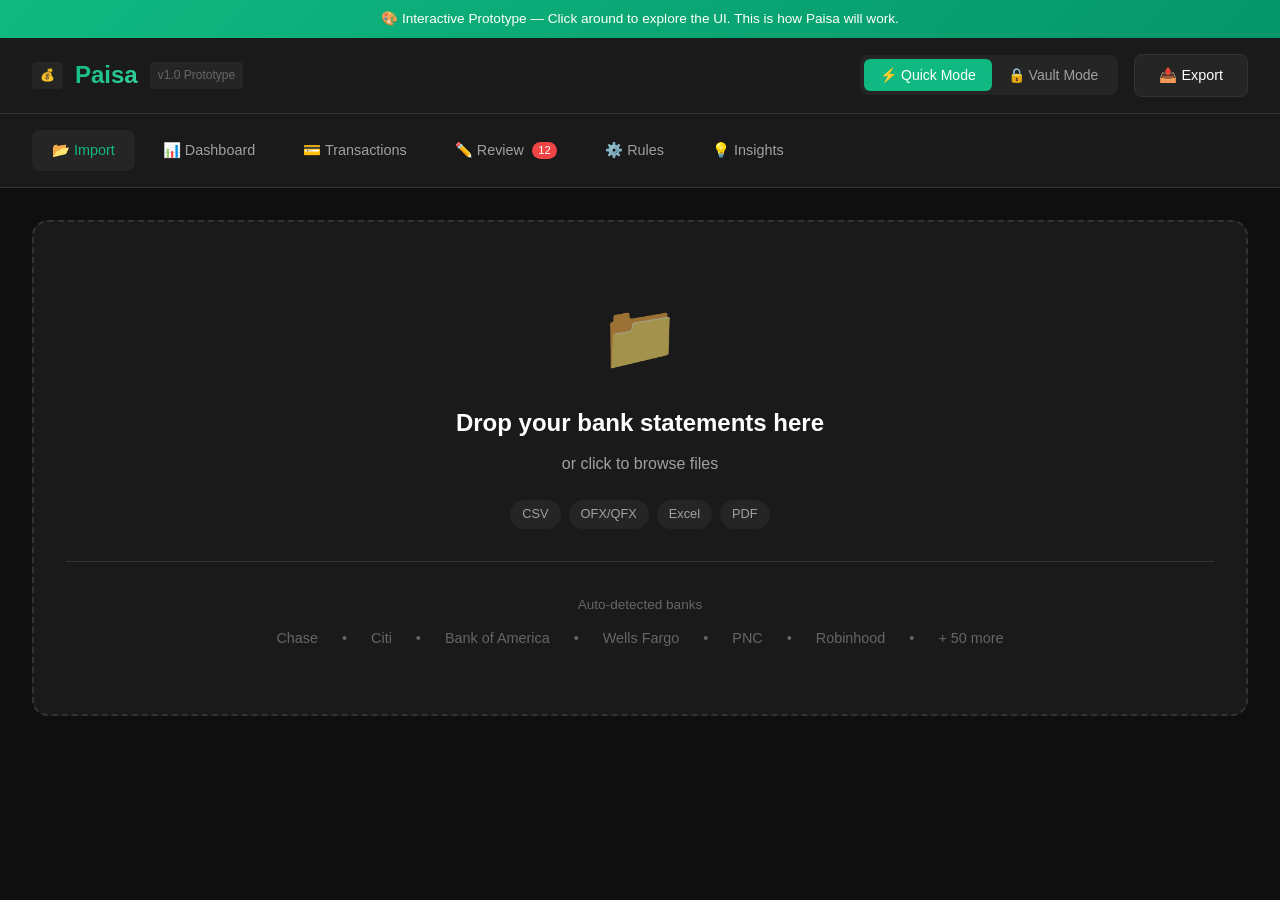
<file: prototype.html>
<!DOCTYPE html>
<html lang="en">
<head>
    <meta charset="UTF-8">
    <meta name="viewport" content="width=device-width, initial-scale=1.0">
    <title>Paisa — Personal Finance Tracker (Prototype)</title>
    <style>
        :root {
            --bg-primary: #0f0f0f;
            --bg-secondary: #1a1a1a;
            --bg-tertiary: #252525;
            --bg-hover: #2d2d2d;
            --text-primary: #ffffff;
            --text-secondary: #a0a0a0;
            --text-muted: #666666;
            --accent: #10b981;
            --accent-hover: #059669;
            --danger: #ef4444;
            --warning: #f59e0b;
            --info: #3b82f6;
            --border: #333333;
            --shadow: rgba(0, 0, 0, 0.3);
        }

        * {
            margin: 0;
            padding: 0;
            box-sizing: border-box;
        }

        body {
            font-family: -apple-system, BlinkMacSystemFont, 'Segoe UI', Roboto, Oxygen, Ubuntu, sans-serif;
            background: var(--bg-primary);
            color: var(--text-primary);
            line-height: 1.6;
            min-height: 100vh;
        }

        /* Header */
        header {
            background: var(--bg-secondary);
            border-bottom: 1px solid var(--border);
            padding: 1rem 2rem;
            display: flex;
            justify-content: space-between;
            align-items: center;
            position: sticky;
            top: 0;
            z-index: 100;
        }

        .logo {
            display: flex;
            align-items: center;
            gap: 0.75rem;
        }

        .logo-icon {
            font-size: 1.5rem;
        }

        .logo h1 {
            font-size: 1.5rem;
            font-weight: 600;
            background: linear-gradient(135deg, var(--accent), #34d399);
            -webkit-background-clip: text;
            -webkit-text-fill-color: transparent;
        }

        .logo span {
            font-size: 0.75rem;
            color: var(--text-muted);
            background: var(--bg-tertiary);
            padding: 0.25rem 0.5rem;
            border-radius: 4px;
        }

        .header-actions {
            display: flex;
            gap: 1rem;
            align-items: center;
        }

        .mode-toggle {
            display: flex;
            background: var(--bg-tertiary);
            border-radius: 8px;
            padding: 4px;
        }

        .mode-btn {
            padding: 0.5rem 1rem;
            border: none;
            background: transparent;
            color: var(--text-secondary);
            cursor: pointer;
            border-radius: 6px;
            font-size: 0.875rem;
            transition: all 0.2s;
        }

        .mode-btn.active {
            background: var(--accent);
            color: white;
        }

        /* Navigation Tabs */
        .nav-tabs {
            display: flex;
            gap: 0.5rem;
            padding: 1rem 2rem;
            background: var(--bg-secondary);
            border-bottom: 1px solid var(--border);
        }

        .nav-tab {
            padding: 0.75rem 1.25rem;
            border: none;
            background: transparent;
            color: var(--text-secondary);
            cursor: pointer;
            border-radius: 8px;
            font-size: 0.9rem;
            transition: all 0.2s;
            display: flex;
            align-items: center;
            gap: 0.5rem;
        }

        .nav-tab:hover {
            background: var(--bg-hover);
            color: var(--text-primary);
        }

        .nav-tab.active {
            background: var(--bg-tertiary);
            color: var(--accent);
        }

        .nav-tab .badge {
            background: var(--danger);
            color: white;
            font-size: 0.7rem;
            padding: 0.15rem 0.4rem;
            border-radius: 10px;
        }

        /* Main Content */
        main {
            max-width: 1400px;
            margin: 0 auto;
            padding: 2rem;
        }

        .tab-content {
            display: none;
        }

        .tab-content.active {
            display: block;
        }

        /* Drop Zone */
        .drop-zone {
            border: 2px dashed var(--border);
            border-radius: 16px;
            padding: 4rem 2rem;
            text-align: center;
            transition: all 0.3s;
            background: var(--bg-secondary);
            cursor: pointer;
        }

        .drop-zone:hover, .drop-zone.dragover {
            border-color: var(--accent);
            background: rgba(16, 185, 129, 0.05);
        }

        .drop-zone-icon {
            font-size: 4rem;
            margin-bottom: 1rem;
            opacity: 0.6;
        }

        .drop-zone h2 {
            font-size: 1.5rem;
            margin-bottom: 0.5rem;
        }

        .drop-zone p {
            color: var(--text-secondary);
            margin-bottom: 1.5rem;
        }

        .drop-zone .formats {
            display: flex;
            gap: 0.5rem;
            justify-content: center;
            flex-wrap: wrap;
        }

        .format-badge {
            background: var(--bg-tertiary);
            padding: 0.25rem 0.75rem;
            border-radius: 20px;
            font-size: 0.8rem;
            color: var(--text-secondary);
        }

        .supported-banks {
            margin-top: 2rem;
            padding-top: 2rem;
            border-top: 1px solid var(--border);
        }

        .supported-banks h4 {
            color: var(--text-muted);
            font-weight: normal;
            font-size: 0.85rem;
            margin-bottom: 0.75rem;
        }

        .bank-logos {
            display: flex;
            gap: 1.5rem;
            justify-content: center;
            flex-wrap: wrap;
            color: var(--text-muted);
            font-size: 0.9rem;
        }

        /* Dashboard Grid */
        .dashboard-grid {
            display: grid;
            grid-template-columns: repeat(4, 1fr);
            gap: 1.5rem;
            margin-bottom: 2rem;
        }

        .stat-card {
            background: var(--bg-secondary);
            border-radius: 12px;
            padding: 1.5rem;
            border: 1px solid var(--border);
        }

        .stat-card .label {
            color: var(--text-secondary);
            font-size: 0.85rem;
            margin-bottom: 0.5rem;
        }

        .stat-card .value {
            font-size: 2rem;
            font-weight: 600;
        }

        .stat-card .change {
            font-size: 0.85rem;
            margin-top: 0.5rem;
        }

        .stat-card .change.positive {
            color: var(--accent);
        }

        .stat-card .change.negative {
            color: var(--danger);
        }

        .stat-card.income .value {
            color: var(--accent);
        }

        .stat-card.expense .value {
            color: var(--danger);
        }

        /* Charts Section */
        .charts-section {
            display: grid;
            grid-template-columns: 1fr 1fr;
            gap: 1.5rem;
            margin-bottom: 2rem;
        }

        .chart-card {
            background: var(--bg-secondary);
            border-radius: 12px;
            padding: 1.5rem;
            border: 1px solid var(--border);
        }

        .chart-card h3 {
            font-size: 1rem;
            margin-bottom: 1rem;
            display: flex;
            justify-content: space-between;
            align-items: center;
        }

        .chart-placeholder {
            height: 250px;
            display: flex;
            align-items: center;
            justify-content: center;
            color: var(--text-muted);
            background: var(--bg-tertiary);
            border-radius: 8px;
        }

        /* Category Breakdown */
        .category-list {
            display: flex;
            flex-direction: column;
            gap: 0.75rem;
        }

        .category-row {
            display: flex;
            align-items: center;
            gap: 1rem;
        }

        .category-icon {
            width: 36px;
            height: 36px;
            border-radius: 8px;
            display: flex;
            align-items: center;
            justify-content: center;
            font-size: 1.1rem;
        }

        .category-info {
            flex: 1;
        }

        .category-name {
            font-size: 0.9rem;
        }

        .category-bar {
            height: 4px;
            background: var(--bg-tertiary);
            border-radius: 2px;
            margin-top: 0.25rem;
            overflow: hidden;
        }

        .category-bar-fill {
            height: 100%;
            border-radius: 2px;
        }

        .category-amount {
            font-weight: 600;
            font-size: 0.9rem;
        }

        /* Transactions Table */
        .transactions-section {
            background: var(--bg-secondary);
            border-radius: 12px;
            border: 1px solid var(--border);
            overflow: hidden;
        }

        .transactions-header {
            padding: 1rem 1.5rem;
            border-bottom: 1px solid var(--border);
            display: flex;
            justify-content: space-between;
            align-items: center;
        }

        .transactions-header h3 {
            font-size: 1rem;
        }

        /* Filters */
        .filters {
            display: flex;
            gap: 0.75rem;
            flex-wrap: wrap;
        }

        .filter-btn {
            padding: 0.5rem 1rem;
            border: 1px solid var(--border);
            background: var(--bg-tertiary);
            color: var(--text-secondary);
            border-radius: 8px;
            cursor: pointer;
            font-size: 0.85rem;
            display: flex;
            align-items: center;
            gap: 0.5rem;
            transition: all 0.2s;
        }

        .filter-btn:hover {
            border-color: var(--accent);
            color: var(--text-primary);
        }

        .filter-btn.active {
            background: var(--accent);
            border-color: var(--accent);
            color: white;
        }

        .search-box {
            padding: 0.5rem 1rem;
            border: 1px solid var(--border);
            background: var(--bg-tertiary);
            color: var(--text-primary);
            border-radius: 8px;
            font-size: 0.85rem;
            width: 200px;
        }

        .search-box::placeholder {
            color: var(--text-muted);
        }

        /* Table */
        .transactions-table {
            width: 100%;
            border-collapse: collapse;
        }

        .transactions-table th {
            text-align: left;
            padding: 1rem 1.5rem;
            font-weight: 500;
            font-size: 0.8rem;
            color: var(--text-muted);
            text-transform: uppercase;
            letter-spacing: 0.5px;
            border-bottom: 1px solid var(--border);
            cursor: pointer;
        }

        .transactions-table th:hover {
            color: var(--text-primary);
        }

        .transactions-table td {
            padding: 1rem 1.5rem;
            border-bottom: 1px solid var(--border);
        }

        .transactions-table tr:hover {
            background: var(--bg-hover);
        }

        .tx-merchant {
            display: flex;
            align-items: center;
            gap: 0.75rem;
        }

        .tx-icon {
            width: 32px;
            height: 32px;
            border-radius: 8px;
            display: flex;
            align-items: center;
            justify-content: center;
            font-size: 0.9rem;
        }

        .tx-name {
            font-weight: 500;
        }

        .tx-raw {
            font-size: 0.75rem;
            color: var(--text-muted);
        }

        .tx-category {
            display: inline-flex;
            align-items: center;
            gap: 0.5rem;
            padding: 0.25rem 0.75rem;
            background: var(--bg-tertiary);
            border-radius: 20px;
            font-size: 0.8rem;
            cursor: pointer;
            transition: all 0.2s;
        }

        .tx-category:hover {
            background: var(--bg-hover);
        }

        .tx-amount {
            font-weight: 600;
            text-align: right;
        }

        .tx-amount.expense {
            color: var(--text-primary);
        }

        .tx-amount.income {
            color: var(--accent);
        }

        .tx-account {
            font-size: 0.8rem;
            color: var(--text-muted);
        }

        /* Review Tab */
        .review-header {
            background: var(--bg-secondary);
            border-radius: 12px;
            padding: 1.5rem;
            margin-bottom: 1.5rem;
            border: 1px solid var(--border);
            display: flex;
            justify-content: space-between;
            align-items: center;
        }

        .review-progress {
            display: flex;
            align-items: center;
            gap: 1rem;
        }

        .progress-bar {
            width: 200px;
            height: 8px;
            background: var(--bg-tertiary);
            border-radius: 4px;
            overflow: hidden;
        }

        .progress-fill {
            height: 100%;
            background: var(--accent);
            border-radius: 4px;
            transition: width 0.3s;
        }

        .review-actions {
            display: flex;
            gap: 0.75rem;
        }

        .btn {
            padding: 0.75rem 1.5rem;
            border: none;
            border-radius: 8px;
            font-size: 0.9rem;
            cursor: pointer;
            transition: all 0.2s;
            display: flex;
            align-items: center;
            gap: 0.5rem;
        }

        .btn-primary {
            background: var(--accent);
            color: white;
        }

        .btn-primary:hover {
            background: var(--accent-hover);
        }

        .btn-secondary {
            background: var(--bg-tertiary);
            color: var(--text-primary);
            border: 1px solid var(--border);
        }

        .btn-secondary:hover {
            background: var(--bg-hover);
        }

        /* Review Card */
        .review-card {
            background: var(--bg-secondary);
            border-radius: 12px;
            padding: 1.5rem;
            margin-bottom: 1rem;
            border: 1px solid var(--border);
        }

        .review-tx-header {
            display: flex;
            justify-content: space-between;
            align-items: flex-start;
            margin-bottom: 1rem;
        }

        .review-tx-info h4 {
            font-size: 1.1rem;
            margin-bottom: 0.25rem;
        }

        .review-tx-info p {
            color: var(--text-muted);
            font-size: 0.85rem;
        }

        .review-tx-amount {
            font-size: 1.5rem;
            font-weight: 600;
        }

        .category-options {
            display: flex;
            gap: 0.5rem;
            flex-wrap: wrap;
        }

        .category-option {
            padding: 0.5rem 1rem;
            background: var(--bg-tertiary);
            border: 1px solid var(--border);
            border-radius: 8px;
            cursor: pointer;
            font-size: 0.85rem;
            display: flex;
            align-items: center;
            gap: 0.5rem;
            transition: all 0.2s;
        }

        .category-option:hover {
            border-color: var(--accent);
        }

        .category-option.selected {
            background: var(--accent);
            border-color: var(--accent);
            color: white;
        }

        .rule-suggestion {
            margin-top: 1rem;
            padding: 0.75rem 1rem;
            background: rgba(59, 130, 246, 0.1);
            border: 1px solid rgba(59, 130, 246, 0.3);
            border-radius: 8px;
            font-size: 0.85rem;
            color: var(--info);
            display: flex;
            align-items: center;
            gap: 0.5rem;
        }

        /* Rules Tab */
        .rules-grid {
            display: grid;
            gap: 1rem;
        }

        .rule-card {
            background: var(--bg-secondary);
            border-radius: 12px;
            padding: 1.25rem;
            border: 1px solid var(--border);
            display: flex;
            justify-content: space-between;
            align-items: center;
        }

        .rule-pattern {
            display: flex;
            align-items: center;
            gap: 1rem;
        }

        .rule-pattern code {
            background: var(--bg-tertiary);
            padding: 0.25rem 0.75rem;
            border-radius: 4px;
            font-family: monospace;
            font-size: 0.9rem;
        }

        .rule-arrow {
            color: var(--text-muted);
        }

        .rule-actions {
            display: flex;
            gap: 0.5rem;
        }

        .rule-action-btn {
            padding: 0.5rem;
            background: var(--bg-tertiary);
            border: none;
            border-radius: 6px;
            color: var(--text-secondary);
            cursor: pointer;
        }

        .rule-action-btn:hover {
            background: var(--bg-hover);
            color: var(--text-primary);
        }

        /* Insights Tab */
        .insights-grid {
            display: grid;
            grid-template-columns: repeat(2, 1fr);
            gap: 1.5rem;
        }

        .insight-card {
            background: var(--bg-secondary);
            border-radius: 12px;
            padding: 1.5rem;
            border: 1px solid var(--border);
        }

        .insight-card h4 {
            display: flex;
            align-items: center;
            gap: 0.5rem;
            margin-bottom: 1rem;
            font-size: 1rem;
        }

        .insight-item {
            display: flex;
            justify-content: space-between;
            padding: 0.75rem 0;
            border-bottom: 1px solid var(--border);
        }

        .insight-item:last-child {
            border-bottom: none;
        }

        .insight-label {
            display: flex;
            align-items: center;
            gap: 0.5rem;
        }

        .insight-value {
            font-weight: 500;
        }

        .insight-value.negative {
            color: var(--danger);
        }

        /* Modal */
        .modal-overlay {
            position: fixed;
            top: 0;
            left: 0;
            right: 0;
            bottom: 0;
            background: rgba(0, 0, 0, 0.7);
            display: none;
            align-items: center;
            justify-content: center;
            z-index: 1000;
        }

        .modal-overlay.active {
            display: flex;
        }

        .modal {
            background: var(--bg-secondary);
            border-radius: 16px;
            width: 90%;
            max-width: 500px;
            padding: 2rem;
            border: 1px solid var(--border);
        }

        .modal h3 {
            margin-bottom: 1.5rem;
        }

        .modal-input {
            width: 100%;
            padding: 0.75rem 1rem;
            background: var(--bg-tertiary);
            border: 1px solid var(--border);
            border-radius: 8px;
            color: var(--text-primary);
            font-size: 0.9rem;
            margin-bottom: 1rem;
        }

        .modal-input:focus {
            outline: none;
            border-color: var(--accent);
        }

        .modal-actions {
            display: flex;
            gap: 0.75rem;
            justify-content: flex-end;
            margin-top: 1.5rem;
        }

        /* Toast */
        .toast {
            position: fixed;
            bottom: 2rem;
            right: 2rem;
            background: var(--bg-secondary);
            border: 1px solid var(--accent);
            border-radius: 12px;
            padding: 1rem 1.5rem;
            display: none;
            align-items: center;
            gap: 0.75rem;
            z-index: 1000;
            box-shadow: 0 4px 20px var(--shadow);
        }

        .toast.show {
            display: flex;
            animation: slideIn 0.3s ease;
        }

        @keyframes slideIn {
            from {
                transform: translateX(100%);
                opacity: 0;
            }
            to {
                transform: translateX(0);
                opacity: 1;
            }
        }

        /* Prototype Banner */
        .prototype-banner {
            background: linear-gradient(135deg, var(--accent), #059669);
            color: white;
            padding: 0.5rem 2rem;
            text-align: center;
            font-size: 0.85rem;
        }

        /* Responsive */
        @media (max-width: 1200px) {
            .dashboard-grid {
                grid-template-columns: repeat(2, 1fr);
            }
        }

        @media (max-width: 768px) {
            .dashboard-grid {
                grid-template-columns: 1fr;
            }
            .charts-section {
                grid-template-columns: 1fr;
            }
            .insights-grid {
                grid-template-columns: 1fr;
            }
        }
    </style>
</head>
<body>
    <div class="prototype-banner">
        🎨 Interactive Prototype — Click around to explore the UI. This is how Paisa will work.
    </div>

    <header>
        <div class="logo">
            <span class="logo-icon">💰</span>
            <h1>Paisa</h1>
            <span>v1.0 Prototype</span>
        </div>
        <div class="header-actions">
            <div class="mode-toggle">
                <button class="mode-btn active" onclick="setMode('quick')">⚡ Quick Mode</button>
                <button class="mode-btn" onclick="setMode('vault')">🔒 Vault Mode</button>
            </div>
            <button class="btn btn-secondary" onclick="showExportModal()">📤 Export</button>
        </div>
    </header>

    <nav class="nav-tabs">
        <button class="nav-tab active" onclick="showTab('import')">📂 Import</button>
        <button class="nav-tab" onclick="showTab('dashboard')">📊 Dashboard</button>
        <button class="nav-tab" onclick="showTab('transactions')">💳 Transactions</button>
        <button class="nav-tab" onclick="showTab('review')">
            ✏️ Review
            <span class="badge">12</span>
        </button>
        <button class="nav-tab" onclick="showTab('rules')">⚙️ Rules</button>
        <button class="nav-tab" onclick="showTab('insights')">💡 Insights</button>
    </nav>

    <main>
        <!-- Import Tab -->
        <div id="tab-import" class="tab-content active">
            <div class="drop-zone" id="dropZone" onclick="simulateImport()">
                <div class="drop-zone-icon">📁</div>
                <h2>Drop your bank statements here</h2>
                <p>or click to browse files</p>
                <div class="formats">
                    <span class="format-badge">CSV</span>
                    <span class="format-badge">OFX/QFX</span>
                    <span class="format-badge">Excel</span>
                    <span class="format-badge">PDF</span>
                </div>
                <div class="supported-banks">
                    <h4>Auto-detected banks</h4>
                    <div class="bank-logos">
                        <span>Chase</span>
                        <span>•</span>
                        <span>Citi</span>
                        <span>•</span>
                        <span>Bank of America</span>
                        <span>•</span>
                        <span>Wells Fargo</span>
                        <span>•</span>
                        <span>PNC</span>
                        <span>•</span>
                        <span>Robinhood</span>
                        <span>•</span>
                        <span>+ 50 more</span>
                    </div>
                </div>
            </div>
        </div>

        <!-- Dashboard Tab -->
        <div id="tab-dashboard" class="tab-content">
            <div class="dashboard-grid">
                <div class="stat-card income">
                    <div class="label">Income</div>
                    <div class="value">$8,450</div>
                    <div class="change positive">↑ +$350 vs last month</div>
                </div>
                <div class="stat-card expense">
                    <div class="label">Expenses</div>
                    <div class="value">$5,230</div>
                    <div class="change negative">↑ +$420 vs last month</div>
                </div>
                <div class="stat-card">
                    <div class="label">Net Cash Flow</div>
                    <div class="value" style="color: var(--accent)">+$3,220</div>
                    <div class="change">38% savings rate</div>
                </div>
                <div class="stat-card">
                    <div class="label">Transactions</div>
                    <div class="value">147</div>
                    <div class="change">Oct 1 - Oct 23, 2026</div>
                </div>
            </div>

            <div class="charts-section">
                <div class="chart-card">
                    <h3>
                        Spending by Category
                        <select style="background: var(--bg-tertiary); border: 1px solid var(--border); color: var(--text-primary); padding: 0.25rem 0.5rem; border-radius: 4px;">
                            <option>This Month</option>
                            <option>Last 3 Months</option>
                            <option>Last 6 Months</option>
                        </select>
                    </h3>
                    <div class="category-list">
                        <div class="category-row">
                            <div class="category-icon" style="background: #ef4444;">🏠</div>
                            <div class="category-info">
                                <div class="category-name">Housing</div>
                                <div class="category-bar"><div class="category-bar-fill" style="width: 100%; background: #ef4444;"></div></div>
                            </div>
                            <div class="category-amount">$1,850</div>
                        </div>
                        <div class="category-row">
                            <div class="category-icon" style="background: #f59e0b;">🛒</div>
                            <div class="category-info">
                                <div class="category-name">Groceries</div>
                                <div class="category-bar"><div class="category-bar-fill" style="width: 54%; background: #f59e0b;"></div></div>
                            </div>
                            <div class="category-amount">$980</div>
                        </div>
                        <div class="category-row">
                            <div class="category-icon" style="background: #3b82f6;">🚗</div>
                            <div class="category-info">
                                <div class="category-name">Auto & Transport</div>
                                <div class="category-bar"><div class="category-bar-fill" style="width: 43%; background: #3b82f6;"></div></div>
                            </div>
                            <div class="category-amount">$790</div>
                        </div>
                        <div class="category-row">
                            <div class="category-icon" style="background: #8b5cf6;">🍽️</div>
                            <div class="category-info">
                                <div class="category-name">Dining Out</div>
                                <div class="category-bar"><div class="category-bar-fill" style="width: 32%; background: #8b5cf6;"></div></div>
                            </div>
                            <div class="category-amount">$585</div>
                        </div>
                        <div class="category-row">
                            <div class="category-icon" style="background: #10b981;">📱</div>
                            <div class="category-info">
                                <div class="category-name">Subscriptions</div>
                                <div class="category-bar"><div class="category-bar-fill" style="width: 16%; background: #10b981;"></div></div>
                            </div>
                            <div class="category-amount">$295</div>
                        </div>
                        <div class="category-row">
                            <div class="category-icon" style="background: #6b7280;">❓</div>
                            <div class="category-info">
                                <div class="category-name" style="color: var(--warning);">Uncategorized</div>
                                <div class="category-bar"><div class="category-bar-fill" style="width: 40%; background: var(--warning);"></div></div>
                            </div>
                            <div class="category-amount" style="color: var(--warning);">$730</div>
                        </div>
                    </div>
                </div>

                <div class="chart-card">
                    <h3>Monthly Trend</h3>
                    <div class="chart-placeholder">
                        📈 Interactive chart showing income vs expenses over 6 months
                    </div>
                </div>
            </div>
        </div>

        <!-- Transactions Tab -->
        <div id="tab-transactions" class="tab-content">
            <div class="transactions-section">
                <div class="transactions-header">
                    <h3>All Transactions</h3>
                    <div class="filters">
                        <input type="text" class="search-box" placeholder="🔍 Search merchants...">
                        <button class="filter-btn" onclick="toggleFilter(this)">📅 Date Range</button>
                        <button class="filter-btn" onclick="toggleFilter(this)">🏷️ Category</button>
                        <button class="filter-btn" onclick="toggleFilter(this)">💳 Account</button>
                        <button class="filter-btn" onclick="toggleFilter(this)">💰 Amount</button>
                        <button class="filter-btn" onclick="toggleFilter(this)">🏪 Merchant</button>
                    </div>
                </div>
                <table class="transactions-table">
                    <thead>
                        <tr>
                            <th>Date ↓</th>
                            <th>Merchant</th>
                            <th>Category</th>
                            <th>Account</th>
                            <th style="text-align: right;">Amount</th>
                        </tr>
                    </thead>
                    <tbody>
                        <tr>
                            <td>Oct 23</td>
                            <td>
                                <div class="tx-merchant">
                                    <div class="tx-icon" style="background: #f59e0b;">🛒</div>
                                    <div>
                                        <div class="tx-name">Costco</div>
                                        <div class="tx-raw">COSTCO WHSE #1234 CHICAGO IL</div>
                                    </div>
                                </div>
                            </td>
                            <td><span class="tx-category" onclick="showCategoryModal()">🛒 Groceries ▾</span></td>
                            <td class="tx-account">Citi Costco</td>
                            <td class="tx-amount expense">-$234.56</td>
                        </tr>
                        <tr>
                            <td>Oct 22</td>
                            <td>
                                <div class="tx-merchant">
                                    <div class="tx-icon" style="background: #10b981;">💰</div>
                                    <div>
                                        <div class="tx-name">Paycheck</div>
                                        <div class="tx-raw">EMPLOYER DIRECT DEP</div>
                                    </div>
                                </div>
                            </td>
                            <td><span class="tx-category">💰 Income ▾</span></td>
                            <td class="tx-account">PNC Checking</td>
                            <td class="tx-amount income">+$4,225.00</td>
                        </tr>
                        <tr>
                            <td>Oct 21</td>
                            <td>
                                <div class="tx-merchant">
                                    <div class="tx-icon" style="background: #3b82f6;">⛽</div>
                                    <div>
                                        <div class="tx-name">Shell</div>
                                        <div class="tx-raw">SHELL OIL 57442567734</div>
                                    </div>
                                </div>
                            </td>
                            <td><span class="tx-category">🚗 Auto ▾</span></td>
                            <td class="tx-account">Chase IHG</td>
                            <td class="tx-amount expense">-$52.30</td>
                        </tr>
                        <tr>
                            <td>Oct 20</td>
                            <td>
                                <div class="tx-merchant">
                                    <div class="tx-icon" style="background: #6b7280;">❓</div>
                                    <div>
                                        <div class="tx-name">Unknown</div>
                                        <div class="tx-raw">CHECKCARD 1019 TEMU COM</div>
                                    </div>
                                </div>
                            </td>
                            <td><span class="tx-category" style="border-color: var(--warning); color: var(--warning);" onclick="showCategoryModal()">❓ Uncategorized ▾</span></td>
                            <td class="tx-account">PNC Checking</td>
                            <td class="tx-amount expense">-$45.99</td>
                        </tr>
                        <tr>
                            <td>Oct 19</td>
                            <td>
                                <div class="tx-merchant">
                                    <div class="tx-icon" style="background: #8b5cf6;">🍽️</div>
                                    <div>
                                        <div class="tx-name">Dunkin'</div>
                                        <div class="tx-raw">DUNKIN #123456</div>
                                    </div>
                                </div>
                            </td>
                            <td><span class="tx-category">🍽️ Dining ▾</span></td>
                            <td class="tx-account">Robinhood</td>
                            <td class="tx-amount expense">-$8.45</td>
                        </tr>
                        <tr>
                            <td>Oct 18</td>
                            <td>
                                <div class="tx-merchant">
                                    <div class="tx-icon" style="background: #10b981;">📱</div>
                                    <div>
                                        <div class="tx-name">Netflix</div>
                                        <div class="tx-raw">NETFLIX.COM</div>
                                    </div>
                                </div>
                            </td>
                            <td><span class="tx-category">📱 Subscriptions ▾</span></td>
                            <td class="tx-account">Chase IHG</td>
                            <td class="tx-amount expense">-$15.99</td>
                        </tr>
                    </tbody>
                </table>
            </div>
        </div>

        <!-- Review Tab -->
        <div id="tab-review" class="tab-content">
            <div class="review-header">
                <div class="review-progress">
                    <span>🎯 Categorization Progress:</span>
                    <div class="progress-bar">
                        <div class="progress-fill" style="width: 92%;"></div>
                    </div>
                    <span><strong>135</strong> / 147 transactions categorized</span>
                </div>
                <div class="review-actions">
                    <button class="btn btn-secondary">Skip All</button>
                    <button class="btn btn-primary">Auto-suggest All</button>
                </div>
            </div>

            <div class="review-card">
                <div class="review-tx-header">
                    <div class="review-tx-info">
                        <h4>CHECKCARD 1019 TEMU COM</h4>
                        <p>Oct 20, 2026 • PNC Checking</p>
                    </div>
                    <div class="review-tx-amount">-$45.99</div>
                </div>
                <div class="category-options">
                    <div class="category-option" onclick="selectCategory(this)">🛍️ Shopping</div>
                    <div class="category-option" onclick="selectCategory(this)">👕 Clothing</div>
                    <div class="category-option" onclick="selectCategory(this)">🎁 Gifts</div>
                    <div class="category-option" onclick="selectCategory(this)">🏠 Home</div>
                    <div class="category-option" onclick="selectCategory(this)">📦 Other</div>
                    <div class="category-option" onclick="showNewCategoryModal()">+ New Category</div>
                </div>
                <div class="rule-suggestion">
                    💡 <strong>Create rule:</strong> All transactions containing "TEMU" → Shopping
                    <button class="btn btn-secondary" style="padding: 0.25rem 0.75rem; margin-left: auto;">Create Rule</button>
                </div>
            </div>

            <div class="review-card">
                <div class="review-tx-header">
                    <div class="review-tx-info">
                        <h4>SQ *PATEL BROTHERS CHI</h4>
                        <p>Oct 18, 2026 • Citi Costco</p>
                    </div>
                    <div class="review-tx-amount">-$67.23</div>
                </div>
                <div class="category-options">
                    <div class="category-option selected" onclick="selectCategory(this)">🛒 Groceries</div>
                    <div class="category-option" onclick="selectCategory(this)">🍽️ Dining</div>
                    <div class="category-option" onclick="selectCategory(this)">🏪 Shopping</div>
                    <div class="category-option" onclick="selectCategory(this)">📦 Other</div>
                </div>
                <div class="rule-suggestion">
                    💡 <strong>Create rule:</strong> "PATEL BROTHERS" → Groceries
                    <button class="btn btn-primary" style="padding: 0.25rem 0.75rem; margin-left: auto;">Create Rule</button>
                </div>
            </div>

            <div class="review-card">
                <div class="review-tx-header">
                    <div class="review-tx-info">
                        <h4>WILLOW TV INC</h4>
                        <p>Oct 15, 2026 • Chase IHG</p>
                    </div>
                    <div class="review-tx-amount">-$9.99</div>
                </div>
                <div class="category-options">
                    <div class="category-option" onclick="selectCategory(this)">📱 Subscriptions</div>
                    <div class="category-option" onclick="selectCategory(this)">🎬 Entertainment</div>
                    <div class="category-option" onclick="selectCategory(this)">📺 Streaming</div>
                    <div class="category-option" onclick="selectCategory(this)">📦 Other</div>
                </div>
            </div>
        </div>

        <!-- Rules Tab -->
        <div id="tab-rules" class="tab-content">
            <div style="display: flex; justify-content: space-between; align-items: center; margin-bottom: 1.5rem;">
                <h2>Categorization Rules</h2>
                <button class="btn btn-primary" onclick="showNewRuleModal()">+ Add Rule</button>
            </div>
            <p style="color: var(--text-secondary); margin-bottom: 1.5rem;">
                Rules automatically categorize transactions. When a merchant matches a pattern, it's categorized instantly.
            </p>

            <div class="rules-grid">
                <div class="rule-card">
                    <div class="rule-pattern">
                        <code>COSTCO</code>
                        <span class="rule-arrow">→</span>
                        <span class="tx-category">🛒 Groceries</span>
                    </div>
                    <div class="rule-actions">
                        <button class="rule-action-btn">✏️</button>
                        <button class="rule-action-btn">🗑️</button>
                    </div>
                </div>

                <div class="rule-card">
                    <div class="rule-pattern">
                        <code>SHELL</code>
                        <span class="rule-arrow">→</span>
                        <span class="tx-category">🚗 Auto</span>
                    </div>
                    <div class="rule-actions">
                        <button class="rule-action-btn">✏️</button>
                        <button class="rule-action-btn">🗑️</button>
                    </div>
                </div>

                <div class="rule-card">
                    <div class="rule-pattern">
                        <code>NETFLIX</code>
                        <span class="rule-arrow">→</span>
                        <span class="tx-category">📱 Subscriptions</span>
                    </div>
                    <div class="rule-actions">
                        <button class="rule-action-btn">✏️</button>
                        <button class="rule-action-btn">🗑️</button>
                    </div>
                </div>

                <div class="rule-card">
                    <div class="rule-pattern">
                        <code>DUNKIN</code>
                        <span class="rule-arrow">→</span>
                        <span class="tx-category">🍽️ Dining</span>
                    </div>
                    <div class="rule-actions">
                        <button class="rule-action-btn">✏️</button>
                        <button class="rule-action-btn">🗑️</button>
                    </div>
                </div>

                <div class="rule-card">
                    <div class="rule-pattern">
                        <code>PATEL BROTHERS</code>
                        <span class="rule-arrow">→</span>
                        <span class="tx-category">🛒 Groceries</span>
                    </div>
                    <div class="rule-actions">
                        <button class="rule-action-btn">✏️</button>
                        <button class="rule-action-btn">🗑️</button>
                    </div>
                </div>

                <div class="rule-card">
                    <div class="rule-pattern">
                        <code>DIRECT DEP</code>
                        <span class="rule-arrow">→</span>
                        <span class="tx-category">💰 Income</span>
                    </div>
                    <div class="rule-actions">
                        <button class="rule-action-btn">✏️</button>
                        <button class="rule-action-btn">🗑️</button>
                    </div>
                </div>
            </div>
        </div>

        <!-- Insights Tab -->
        <div id="tab-insights" class="tab-content">
            <div class="insights-grid">
                <div class="insight-card">
                    <h4>🔄 Recurring Charges</h4>
                    <div class="insight-item">
                        <span class="insight-label">📱 Netflix</span>
                        <span class="insight-value">$15.99/mo → $192/yr</span>
                    </div>
                    <div class="insight-item">
                        <span class="insight-label">🎵 Spotify</span>
                        <span class="insight-value">$10.99/mo → $132/yr</span>
                    </div>
                    <div class="insight-item">
                        <span class="insight-label">☁️ iCloud</span>
                        <span class="insight-value">$2.99/mo → $36/yr</span>
                    </div>
                    <div class="insight-item">
                        <span class="insight-label">📺 Willow TV</span>
                        <span class="insight-value">$9.99/mo → $120/yr</span>
                    </div>
                    <div class="insight-item" style="font-weight: 600; color: var(--accent);">
                        <span>Total Subscriptions</span>
                        <span>$480/year</span>
                    </div>
                </div>

                <div class="insight-card">
                    <h4>⚠️ Potential Issues</h4>
                    <div class="insight-item">
                        <span class="insight-label">🔁 Possible duplicate</span>
                        <span class="insight-value negative">$52.30 Shell (Oct 21)</span>
                    </div>
                    <div class="insight-item">
                        <span class="insight-label">📈 Unusual spike</span>
                        <span class="insight-value negative">$234 Costco (3x avg)</span>
                    </div>
                    <div class="insight-item">
                        <span class="insight-label">💸 Fee detected</span>
                        <span class="insight-value negative">$3.50 ATM Fee</span>
                    </div>
                </div>

                <div class="insight-card">
                    <h4>📊 Top Merchants</h4>
                    <div class="insight-item">
                        <span class="insight-label">1. Costco</span>
                        <span class="insight-value">$456.78 (8 txns)</span>
                    </div>
                    <div class="insight-item">
                        <span class="insight-label">2. Shell</span>
                        <span class="insight-value">$198.45 (4 txns)</span>
                    </div>
                    <div class="insight-item">
                        <span class="insight-label">3. Amazon</span>
                        <span class="insight-value">$167.23 (12 txns)</span>
                    </div>
                    <div class="insight-item">
                        <span class="insight-label">4. Dunkin'</span>
                        <span class="insight-value">$84.50 (10 txns)</span>
                    </div>
                </div>

                <div class="insight-card">
                    <h4>💡 Recommendations</h4>
                    <div class="insight-item">
                        <span>🎯 Dining spending up 23% this month. Set a budget?</span>
                    </div>
                    <div class="insight-item">
                        <span>☕ 10 Dunkin' visits this month = $84. Make coffee at home?</span>
                    </div>
                    <div class="insight-item">
                        <span>🔄 You have 4 streaming services. Review subscriptions?</span>
                    </div>
                </div>
            </div>
        </div>
    </main>

    <!-- Category Modal -->
    <div class="modal-overlay" id="categoryModal">
        <div class="modal">
            <h3>Change Category</h3>
            <p style="color: var(--text-secondary); margin-bottom: 1rem;">Select a category for this transaction:</p>
            <div class="category-options" style="margin-bottom: 1rem;">
                <div class="category-option" onclick="selectModalCategory(this)">🛒 Groceries</div>
                <div class="category-option" onclick="selectModalCategory(this)">🍽️ Dining</div>
                <div class="category-option" onclick="selectModalCategory(this)">🚗 Auto</div>
                <div class="category-option" onclick="selectModalCategory(this)">🏠 Housing</div>
                <div class="category-option" onclick="selectModalCategory(this)">📱 Subscriptions</div>
                <div class="category-option" onclick="selectModalCategory(this)">🛍️ Shopping</div>
                <div class="category-option" onclick="selectModalCategory(this)">💊 Health</div>
                <div class="category-option" onclick="selectModalCategory(this)">🎬 Entertainment</div>
            </div>
            <label style="display: flex; align-items: center; gap: 0.5rem; color: var(--text-secondary); font-size: 0.9rem;">
                <input type="checkbox" checked> Create rule for this merchant
            </label>
            <div class="modal-actions">
                <button class="btn btn-secondary" onclick="hideModal()">Cancel</button>
                <button class="btn btn-primary" onclick="hideModal(); showToast()">Apply</button>
            </div>
        </div>
    </div>

    <!-- Export Modal -->
    <div class="modal-overlay" id="exportModal">
        <div class="modal">
            <h3>Export Data</h3>
            <p style="color: var(--text-secondary); margin-bottom: 1.5rem;">Choose export format:</p>
            <div style="display: flex; flex-direction: column; gap: 0.75rem;">
                <button class="btn btn-secondary" style="justify-content: flex-start;">
                    📄 Standalone HTML Report
                    <span style="color: var(--text-muted); font-size: 0.8rem; margin-left: auto;">Share with anyone</span>
                </button>
                <button class="btn btn-secondary" style="justify-content: flex-start;">
                    📊 CSV Export
                    <span style="color: var(--text-muted); font-size: 0.8rem; margin-left: auto;">Excel compatible</span>
                </button>
                <button class="btn btn-secondary" style="justify-content: flex-start;">
                    💾 Full Backup (JSON)
                    <span style="color: var(--text-muted); font-size: 0.8rem; margin-left: auto;">Rules + history</span>
                </button>
            </div>
            <div class="modal-actions">
                <button class="btn btn-secondary" onclick="hideExportModal()">Close</button>
            </div>
        </div>
    </div>

    <!-- Toast -->
    <div class="toast" id="toast">
        ✅ Rule created: "COSTCO" → Groceries
    </div>

    <script>
        // Tab navigation
        function showTab(tabId) {
            document.querySelectorAll('.tab-content').forEach(tab => tab.classList.remove('active'));
            document.querySelectorAll('.nav-tab').forEach(btn => btn.classList.remove('active'));
            
            document.getElementById('tab-' + tabId).classList.add('active');
            event.target.classList.add('active');
        }

        // Mode toggle
        function setMode(mode) {
            document.querySelectorAll('.mode-btn').forEach(btn => btn.classList.remove('active'));
            event.target.classList.add('active');
        }

        // Simulate import
        function simulateImport() {
            // Switch to dashboard tab after "import"
            document.querySelectorAll('.tab-content').forEach(tab => tab.classList.remove('active'));
            document.querySelectorAll('.nav-tab').forEach(btn => btn.classList.remove('active'));
            
            document.getElementById('tab-dashboard').classList.add('active');
            document.querySelectorAll('.nav-tab')[1].classList.add('active');
        }

        // Filter toggle
        function toggleFilter(btn) {
            btn.classList.toggle('active');
        }

        // Category selection
        function selectCategory(el) {
            el.parentElement.querySelectorAll('.category-option').forEach(opt => opt.classList.remove('selected'));
            el.classList.add('selected');
        }

        // Modal functions
        function showCategoryModal() {
            document.getElementById('categoryModal').classList.add('active');
        }

        function hideModal() {
            document.getElementById('categoryModal').classList.remove('active');
        }

        function showExportModal() {
            document.getElementById('exportModal').classList.add('active');
        }

        function hideExportModal() {
            document.getElementById('exportModal').classList.remove('active');
        }

        function selectModalCategory(el) {
            el.parentElement.querySelectorAll('.category-option').forEach(opt => opt.classList.remove('selected'));
            el.classList.add('selected');
        }

        // Toast
        function showToast() {
            const toast = document.getElementById('toast');
            toast.classList.add('show');
            setTimeout(() => toast.classList.remove('show'), 3000);
        }

        // Drop zone effects
        const dropZone = document.getElementById('dropZone');
        if (dropZone) {
            dropZone.addEventListener('dragover', (e) => {
                e.preventDefault();
                dropZone.classList.add('dragover');
            });
            dropZone.addEventListener('dragleave', () => {
                dropZone.classList.remove('dragover');
            });
            dropZone.addEventListener('drop', (e) => {
                e.preventDefault();
                dropZone.classList.remove('dragover');
                simulateImport();
            });
        }
    </script>
</body>
</html>
</file>
